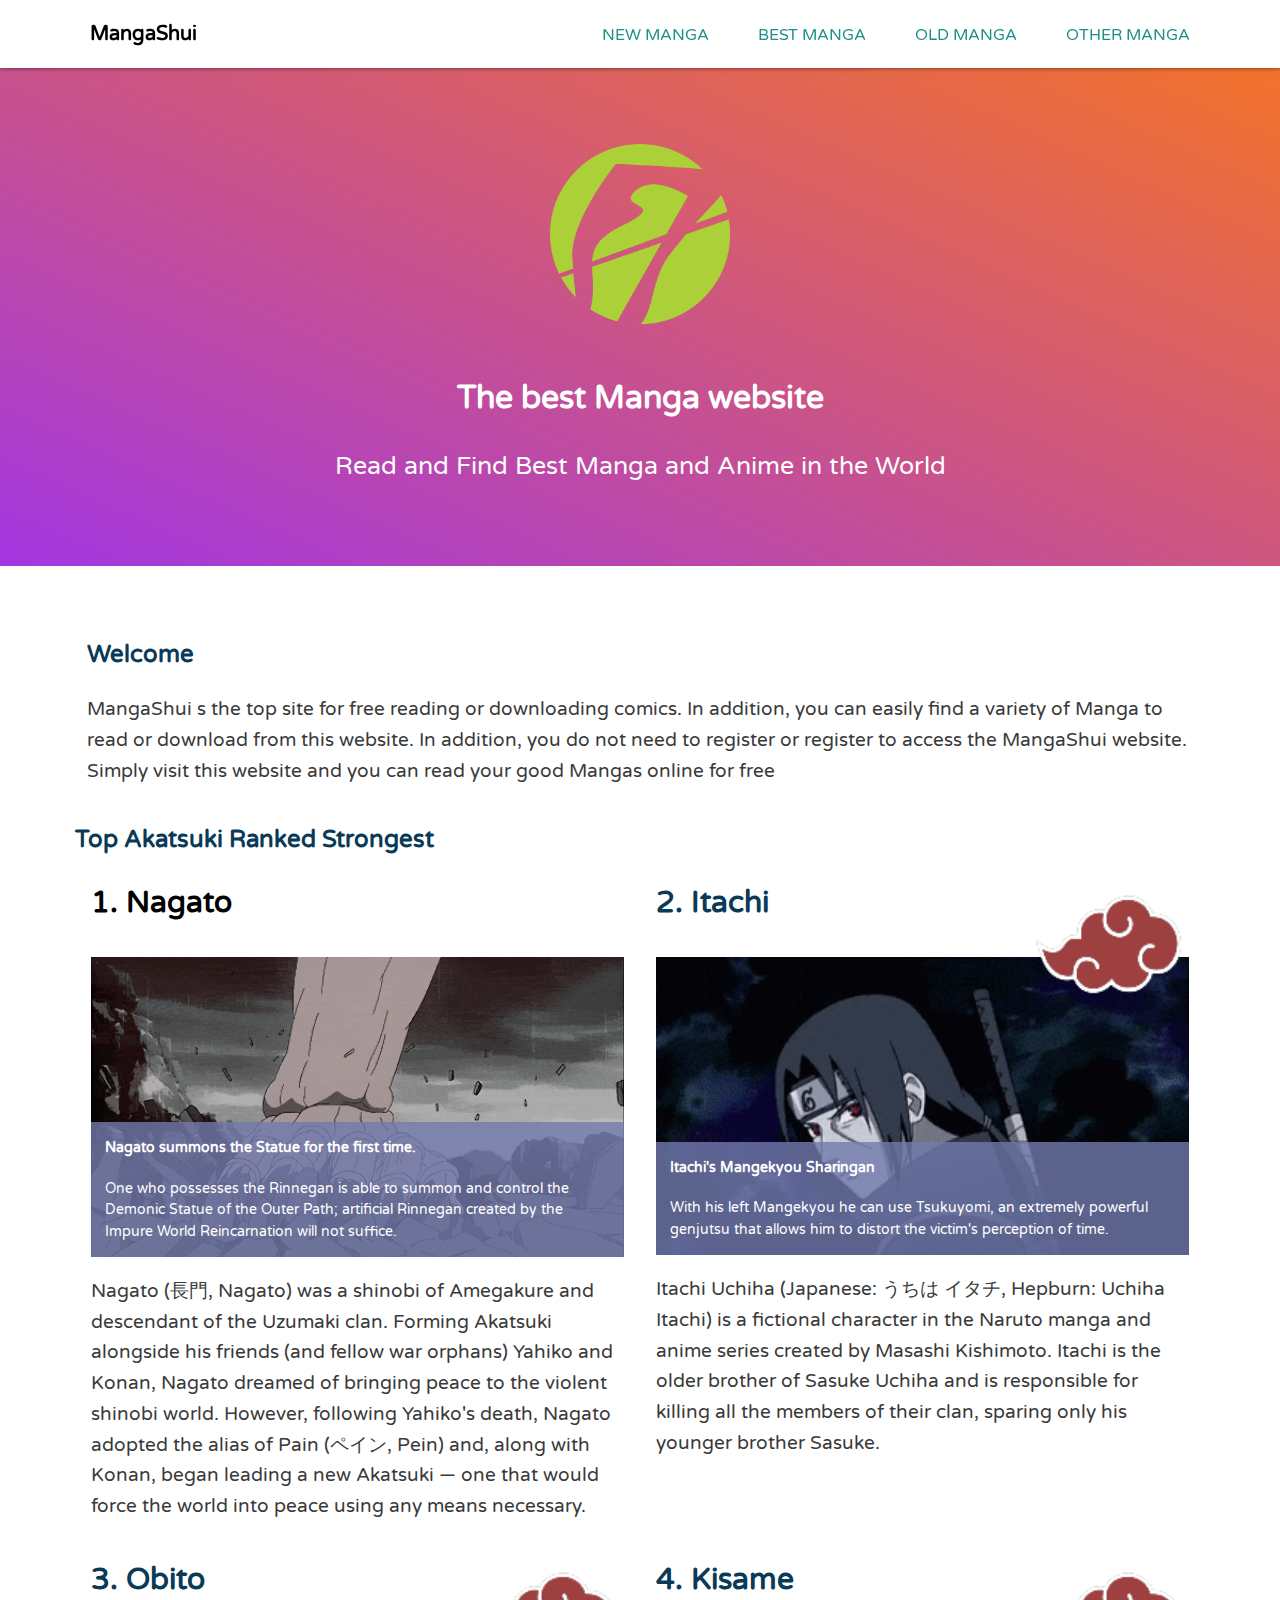
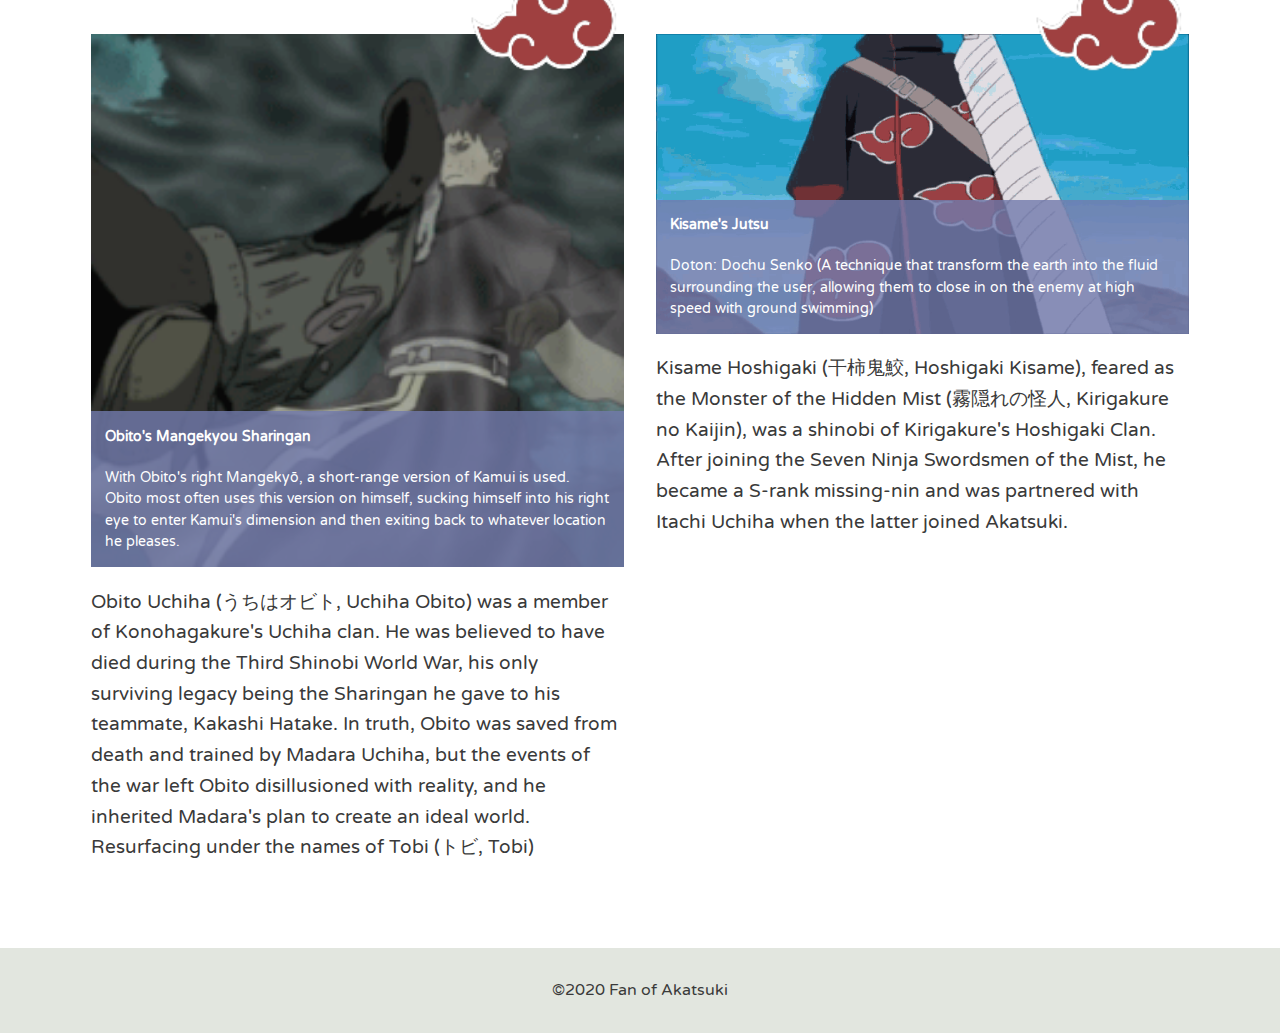
<file: index.html>
<!DOCTYPE html>
<html>
    <head>
        <meta name="viewport" content="width=device-width, initial-scale=1">
        <link rel = "stylesheet" href ="CSS/normalize.css">
        <link rel= "stylesheet" href= "CSS/sytle.css">
        <link href="https://fonts.googleapis.com/css?family=Varela+Round" rel="stylesheet">
         
    </head>
    <body>
        <header class = "header-top ">
            <div class="container clearfix">
                <h1 class ="logo-name"><a href = "#" class = "name-logo" title = "Mangashui">MangaShui</a></h1>
                <ul class = "main-nav"> 
                    <li><a href ="#" title = "new-manga">New Manga</a></li>
                    <li><a href ="#" title = "best-manga">Best Manga</a></li>
                    <li><a href ="#" title = "old-manga">Old Manga</a></li>
                    <li><a href ="#" title = "other-manga">Other Manga</a></li>

                </ul>
            </div>
        </header>
        <div class = "brandlogo clearfix">
            <img class ="logo" src="img&gilf/logo2.png" alt="logo2" >

            <h1  class = "logo-express">
                The best Manga website
            </h1>
            <span class = "tag-line"> 
                Read and Find Best Manga and Anime in the World
            </span>

        </div>
        <div class = "container clearfix">
            <div class = "introduction">
                <h2>
                    Welcome
                </h2>
                <p> MangaShui s the top site for free reading or downloading comics. In addition, you can easily find a variety of Manga to read or download from this website. In addition, you do not need to register or register to access the MangaShui website. Simply visit this website and you can read your good Mangas online for free</p>
            </div>
            <h2 class="pri">
                Top Akatsuki Ranked Strongest 
            </h2>
            <div class="flexss"> 
            <div class = "primary lod">
                <!-- <h2 class="pri">
                    Top Akatsuki Ranked Weakest to Strongest
                </h2> -->
                <h3><a href="charReview.html">1. Nagato</a></h3>
                <figure>
                    
                    <img class = "nagato-img" src="img&gilf/gedo mazo.gif" alt = "Uzumaki-nagato">
                    <figcaption>
                        <h4>Nagato summons the Statue for the first time. </h4>
                        One who possesses the Rinnegan is able to summon and control the Demonic Statue of the Outer Path; artificial Rinnegan created by the Impure World Reincarnation will not suffice.
                    </figcaption> 
                </figure>
                <p>
                    Nagato (長門, Nagato) was a shinobi of Amegakure and descendant of the Uzumaki clan. Forming Akatsuki alongside his friends (and fellow war orphans) Yahiko and Konan, Nagato dreamed of bringing peace to the violent shinobi world. However, following Yahiko's death, Nagato adopted the alias of Pain (ペイン, Pein) and, along with Konan, began leading a new Akatsuki — one that would force the world into peace using any means necessary.
                </p>
            </div>
         
            <div class = "third lod">
                <!-- <h2 class="pri">
                    Top Akatsuki Ranked Weakest to Strongest
                </h2> -->
                <h3>2. Itachi</h3>
                <figure>
                    
                    <img class = "icon-akatsukis" src="img&gilf/akatsuki-icon.png" alt = "icon-akatsukis">
                    <img class = "nagato-img" src="img&gilf/itachisharingan.gif" alt = "itachi-sharingan">
                    <figcaption>
                        <h4>Itachi's Mangekyou Sharingan </h4>
                        With his left Mangekyou he can use Tsukuyomi, an extremely powerful genjutsu that allows him to distort the victim's perception of time.
 
                    </figcaption> 
                </figure>
                <p>
                    Itachi Uchiha (Japanese: うちは イタチ, Hepburn: Uchiha Itachi) is a fictional character in the Naruto manga and anime series created by Masashi Kishimoto. Itachi is the older brother of Sasuke Uchiha and is responsible for killing all the members of their clan, sparing only his younger brother Sasuke.                </p>
            </div>

            <div class = "fourth lod">
                <!-- <h2 class="pri">
                    Top Akatsuki Ranked Weakest to Strongest
                </h2> -->
                <h3>3. Obito
                </h3>
                <figure>
                    
                    <img class = "icon-akatsukis" src="img&gilf/akatsuki-icon.png" alt = "icon-akatsukis">
                    <img class = "nagato-img" src="img&gilf/obitogilf.gif" alt = "itachi-sharingan">
                    <figcaption>
                        <h4>Obito's Mangekyou Sharingan </h4>
                        With Obito's right Mangekyō, a short-range version of Kamui is used. Obito most often uses this version on himself, sucking himself into his right eye to enter Kamui's dimension and then exiting back to whatever location he pleases.
 
                    </figcaption> 
                </figure>
                <p>
                    Obito Uchiha (うちはオビト, Uchiha Obito) was a member of Konohagakure's Uchiha clan. He was believed to have died during the Third Shinobi World War, his only surviving legacy being the Sharingan he gave to his teammate, Kakashi Hatake. In truth, Obito was saved from death and trained by Madara Uchiha, but the events of the war left Obito disillusioned with reality, and he inherited Madara's plan to create an ideal world. Resurfacing under the names of Tobi (トビ, Tobi)                </p>
            </div>

            <div class = "fourth lod">
                <!-- <h2 class="pri">
                    Top Akatsuki Ranked Weakest to Strongest
                </h2> -->
                <h3>4. Kisame
                </h3>
                <figure>
                    
                    <img class = "icon-akatsukis" src="img&gilf/akatsuki-icon.png" alt = "icon-akatsukis">
                    <img class = "kisame-img" src="img&gilf/kisamegif.gif" alt = "itachi-sharingan">
                    <figcaption>
                        <h4>Kisame's Jutsu </h4>
                        Doton: Dochu Senko (A technique that transform the earth into the fluid surrounding the user, allowing them to close in on the enemy at high speed with ground swimming)
 
                    </figcaption> 
                </figure>
                <p>
                    Kisame Hoshigaki (干柿鬼鮫, Hoshigaki Kisame), feared as the Monster of the Hidden Mist (霧隠れの怪人, Kirigakure no Kaijin), was a shinobi of Kirigakure's Hoshigaki Clan. After joining the Seven Ninja Swordsmen of the Mist, he became a S-rank missing-nin and was partnered with Itachi Uchiha when the latter joined Akatsuki.            </div>
          
        </div>
    </div>

        <footer class = "main-footer">
            <span> &copy;2020 Fan of Akatsuki </span>
        </footer>
    </body>
</html>
</file>
<file: CSS/sytle.css>
* {
    box-sizing: border-box;
}
body {
    font-family: 'Varela Round', sans-serif;
	line-height: 1.6;
    color: #3a3a3a;
}
 
p {
	font-size: 1.2em;
	margin-bottom: 1.8em;
}
.introduction {
    padding: 0 12px;
}
h2,
h3,
a {
	color: #093a58;
}
h3 {
    font-size: 30px;
}
h2,
h3,
h4 {
	margin-top: 0;
}
.header-top {
    padding-top: .5em;
    padding-bottom: .5em;
    
}  
 .logo-name, .main-footer{
     text-align: center;
 }
.logo-name {
    font-size: 1.25em;
    margin: 0;
}
ol, ul {
    margin: 0px;
    padding: 0px;
    list-style: none;
}
.main-nav {
    margin-top: 5px;
}
 
.logo-name a, .main-nav a {
    display: block;
    text-align: center;
    padding: 10px 15px;
}

.main-nav a {
    font-size: 1em;
    color: rgb(29, 144, 135);
    text-transform: uppercase;
}

.main-footer {
    margin-top: 50px;
    background: #2412;
    padding: 30px 0;
}

 
 
 
li {
    list-style: none;
}
a {
    text-decoration: none;
    background-color: transparent;
    color: black;
}
 
.name-logo a:visited {
    color: #3a3a3a;
}
.logo {
    width: 180px;
    transition: transform .3s;
 
}
 
.logo:hover{
    transform: scale(1.1);
     
}
 
.tag-line{
    font-size: 25px;
}
.logo-express {
    margin-top: 4px;
}
.brandlogo {
    color: white;
    background: linear-gradient(to top right, rgb(163,54,226) , rgb(248, 118, 31));
    /* background-color: rgb(163, 54, 226); */
    text-align: center;
    padding: 9em 0 5em 0;
    margin-bottom: 70px;
    margin-top: 0;
    width: 100%;
}
 
.main-nav a  {
    transition: box-shadow .3s;
     
}
.main-nav a:hover  {
    
    box-shadow: 0 0 11px rgba(33,33,33,.2); 
}
.lod {
    padding-left: 1em;
    padding-right: 1em;
}

 figure {
    position: relative;
    margin: 0;
    line-height: 0;
}
 img {
        width: 100%;
}
.icon-akatsukis{
    width: 149px;
    position: absolute;
    top: -63px;
    left: 379px;
}
 figcaption {
    font-size: .9em;
    line-height: 1.5;
    color: #fff;
    padding: 1em;
    background: rgba(114, 122, 172, 0.8);
    position: absolute;
    bottom: 0;
    width: 100%;
}


@media (min-width: 1025px) {
	
	.container {
		width: 80%;
        max-width: 1150px;
        
    }
}
 @media (max-width: 769px) {
    .brandlogo  {
      padding: 29px;   
    }
 }
@media (min-width: 769px) {
    .header-top {
    position: fixed;
    background: #fff;
    box-shadow: 0 1px 4px rgba(0,0,0,.4);
    width: 100%;
    top: 0;
    z-index: 1000
    } 
    .container {
        width: 100%;
        margin: 0px auto;
       
        padding: 0 10px;
    }
    .logo-name {
        float: left;
       
    }
    .main-nav  {
        float: right;
       
    }
    .main-nav li {
    display: inline-block;
    margin-left: 15px;
    }
 
     /* .lod {
         float: left;
     }
    .primary, .secondary, .third,.fourth,.fifth {
    width: 50%;
    }    */
    .primary, .secondary, .third,.fourth,.fifth {
        width: 50%;
    }  
   .flexss {
    display: flex;
    flex-wrap: wrap;
    }
}

.clearfix::after {
    content: " ";
    display: table;
    clear: both;
}
</file>
